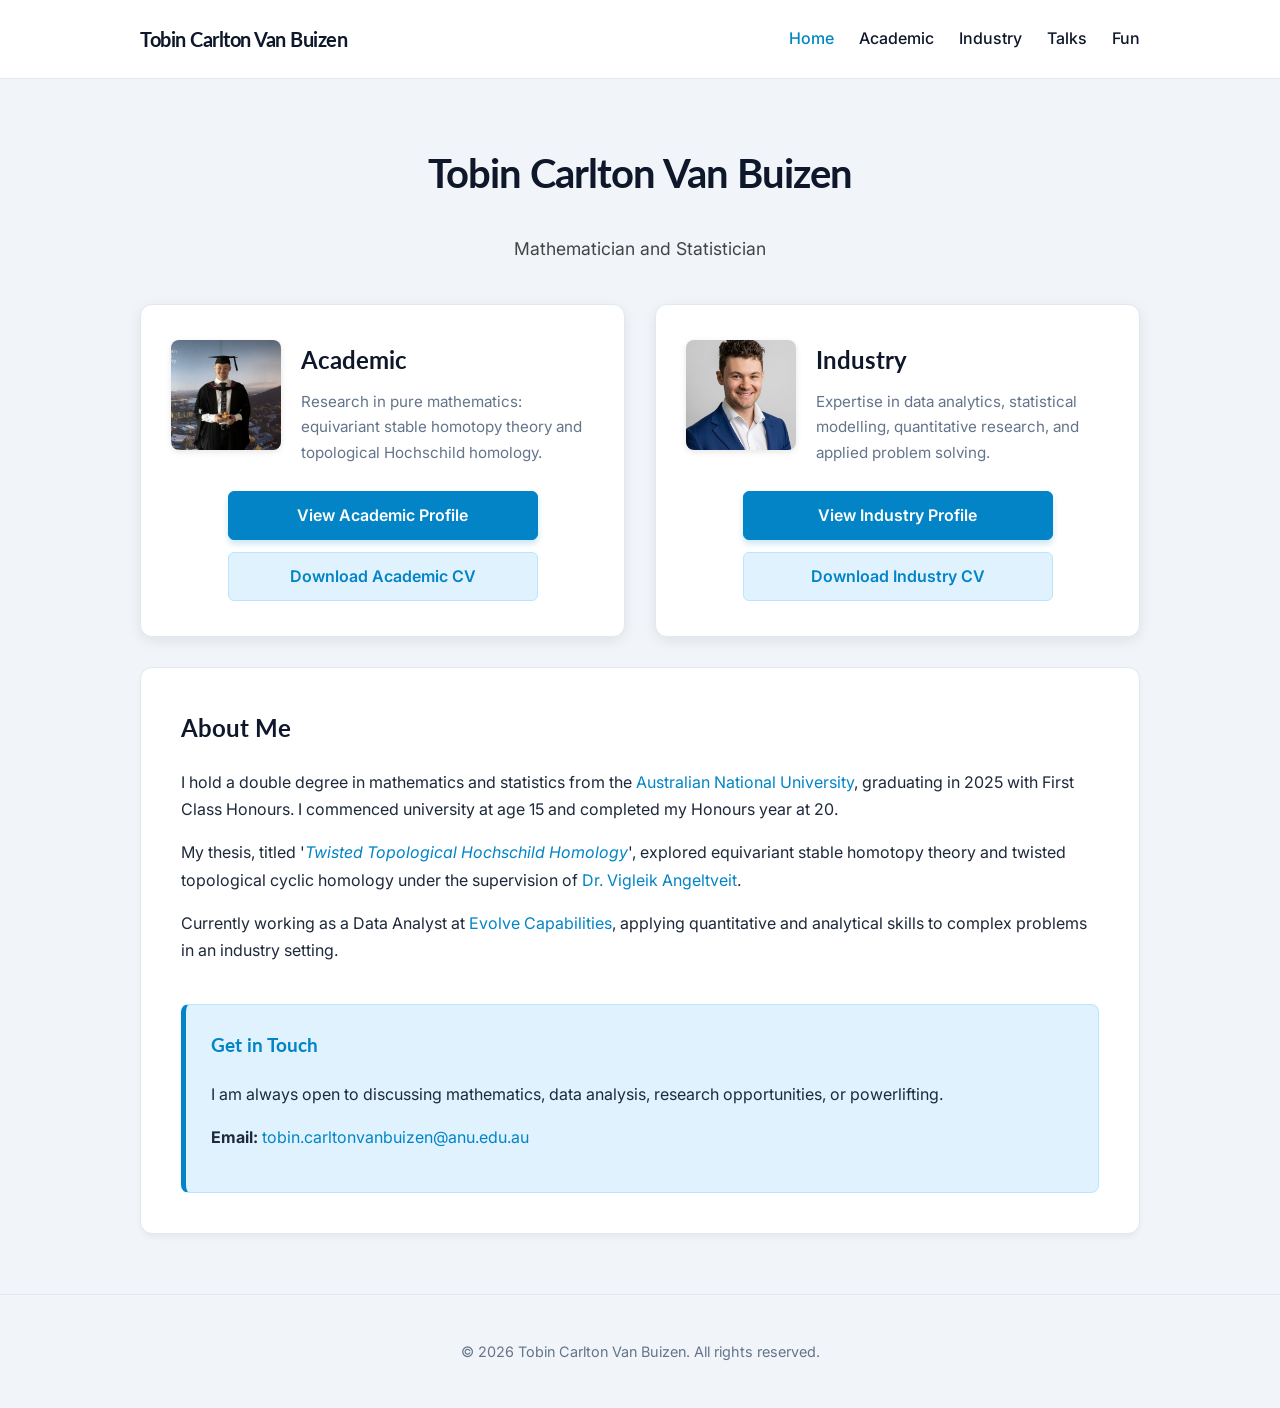
<file: index.html>
<!DOCTYPE html>

<html lang="en">
<head>
  <meta charset="UTF-8">
  <meta name="viewport" content="width=device-width, initial-scale=1.0">
  <title>Tobin Carlton Van Buizen</title>
  <meta name="description" content="Academic and professional portfolio of Tobin Carlton Van Buizen.">
  <link rel="icon" type="image/png" href="/favicon-96x96.png" sizes="96x96" />
  <link rel="icon" type="image/svg+xml" href="/favicon.svg?v=3" />
  <link rel="shortcut icon" href="/favicon.ico?v=3" />
  <link rel="apple-touch-icon" sizes="180x180" href="/apple-touch-icon.png?v=3" />
  <link rel="manifest" href="/site.webmanifest" />
  <link rel="preconnect" href="https://fonts.googleapis.com">
  <link rel="preconnect" href="https://fonts.gstatic.com" crossorigin>
  <link href="https://fonts.googleapis.com/css2?family=Inter:wght@300;400;500;600&family=Lato:wght@400;700&display=swap" rel="stylesheet">
  <link rel="stylesheet" href="style.css">
</head>
<body>

<nav>
  <div class="nav-container">
    <a href="/" class="logo">Tobin Carlton Van Buizen</a>
    <ul class="nav-links">
      <li><a href="/" class="active">Home</a></li>
      <li><a href="academic">Academic</a></li>
      <li><a href="industry">Industry</a></li>
      <li><a href="talks">Talks</a></li>
      <li><a href="fun">Fun</a></li>
    </ul>
  </div>
</nav>

<header class="container page-header" style="text-align: center;">
  <h1>Tobin Carlton Van Buizen</h1>
  <p style="font-size: 1.1em; color: #444; max-width: 40rem; margin: 0 auto;">
    Mathematician and Statistician
  </p>
</header>

<main class="container home-cards">
  <div class="home-card">
    <div class="card-top">
      <a href="academic" class="image-link">
        <img src="profile.jpg" alt="Tobin graduating" class="card-image">
      </a>
      <div class="card-text">
        <h2>Academic</h2>
        <p>Research in pure mathematics: equivariant stable homotopy theory and topological Hochschild homology.</p>
      </div>
    </div>
    <div class="card-buttons">
      <a href="academic" class="btn btn-primary">View Academic Profile</a>
      <a href="academic-cv.pdf" class="btn btn-secondary" target="_blank">Download Academic CV</a>
    </div>
  </div>

  <div class="home-card">
    <div class="card-top">
      <a href="industry" class="image-link">
        <img src="headshot.jpg" alt="Professional Headshot" class="card-image">
      </a>
      <div class="card-text">
        <h2>Industry</h2>
        <p>Expertise in data analytics, statistical modelling, quantitative research, and applied problem solving.</p>
      </div>
    </div>
    <div class="card-buttons">
      <a href="industry" class="btn btn-primary">View Industry Profile</a>
      <a href="industry-cv.pdf" class="btn btn-secondary" target="_blank">Download Industry CV</a>
    </div>
  </div>
</main>

<section class="container">
  <div class="content-box">
    <h2 style="margin-top: 0;">About Me</h2>
    <p>I hold a double degree in mathematics and statistics from the <a href="https://www.anu.edu.au" target="_blank">Australian National University</a>, graduating in 2025 with First Class Honours. I commenced university at age 15 and completed my Honours year at 20.</p>
    <p>My thesis, titled '<a href="thesis.pdf" target="_blank"><em>Twisted Topological Hochschild Homology</em></a>', explored equivariant stable homotopy theory and twisted topological cyclic homology under the supervision of <a href="https://maths.anu.edu.au/people/vigleik-angeltveit" target="_blank">Dr. Vigleik Angeltveit</a>.</p>
    <p>Currently working as a Data Analyst at <a href="https://evolvecapabilities.com" target="_blank">Evolve Capabilities</a>, applying quantitative and analytical skills to complex problems in an industry setting.</p>


<div class="contact-box">
  <h3>Get in Touch</h3>
  <p>I am always open to discussing mathematics, data analysis, research opportunities, or powerlifting.</p>
  <p style="overflow-wrap: break-word; word-break: break-word;">
    <strong>Email:</strong> <a href="mailto:tobin.carltonvanbuizen@anu.edu.au">tobin.carltonvanbuizen@anu.edu.au</a>
  </p>
</div>


  </div>
</section>

<footer>
  <p>&copy; 2026 Tobin Carlton Van Buizen. All rights reserved.</p>
</footer>

</body>
</html>
</file>
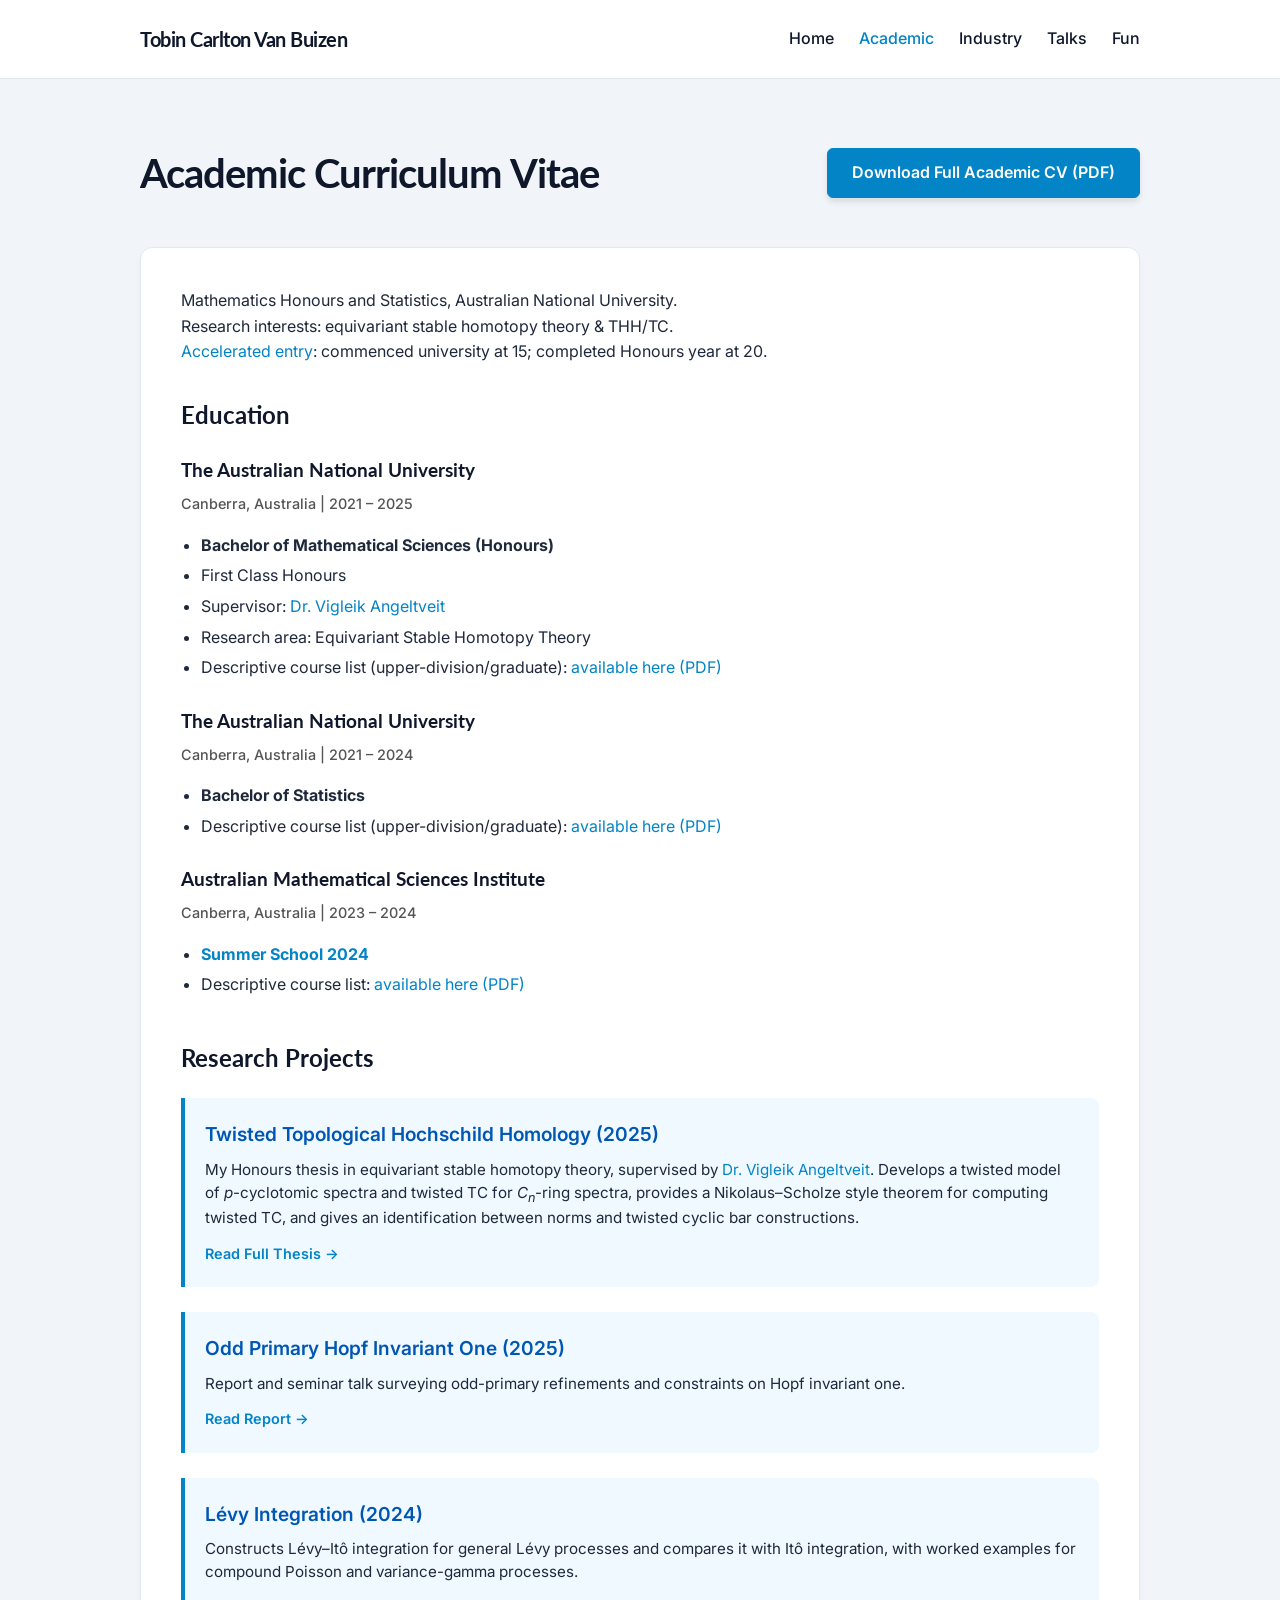
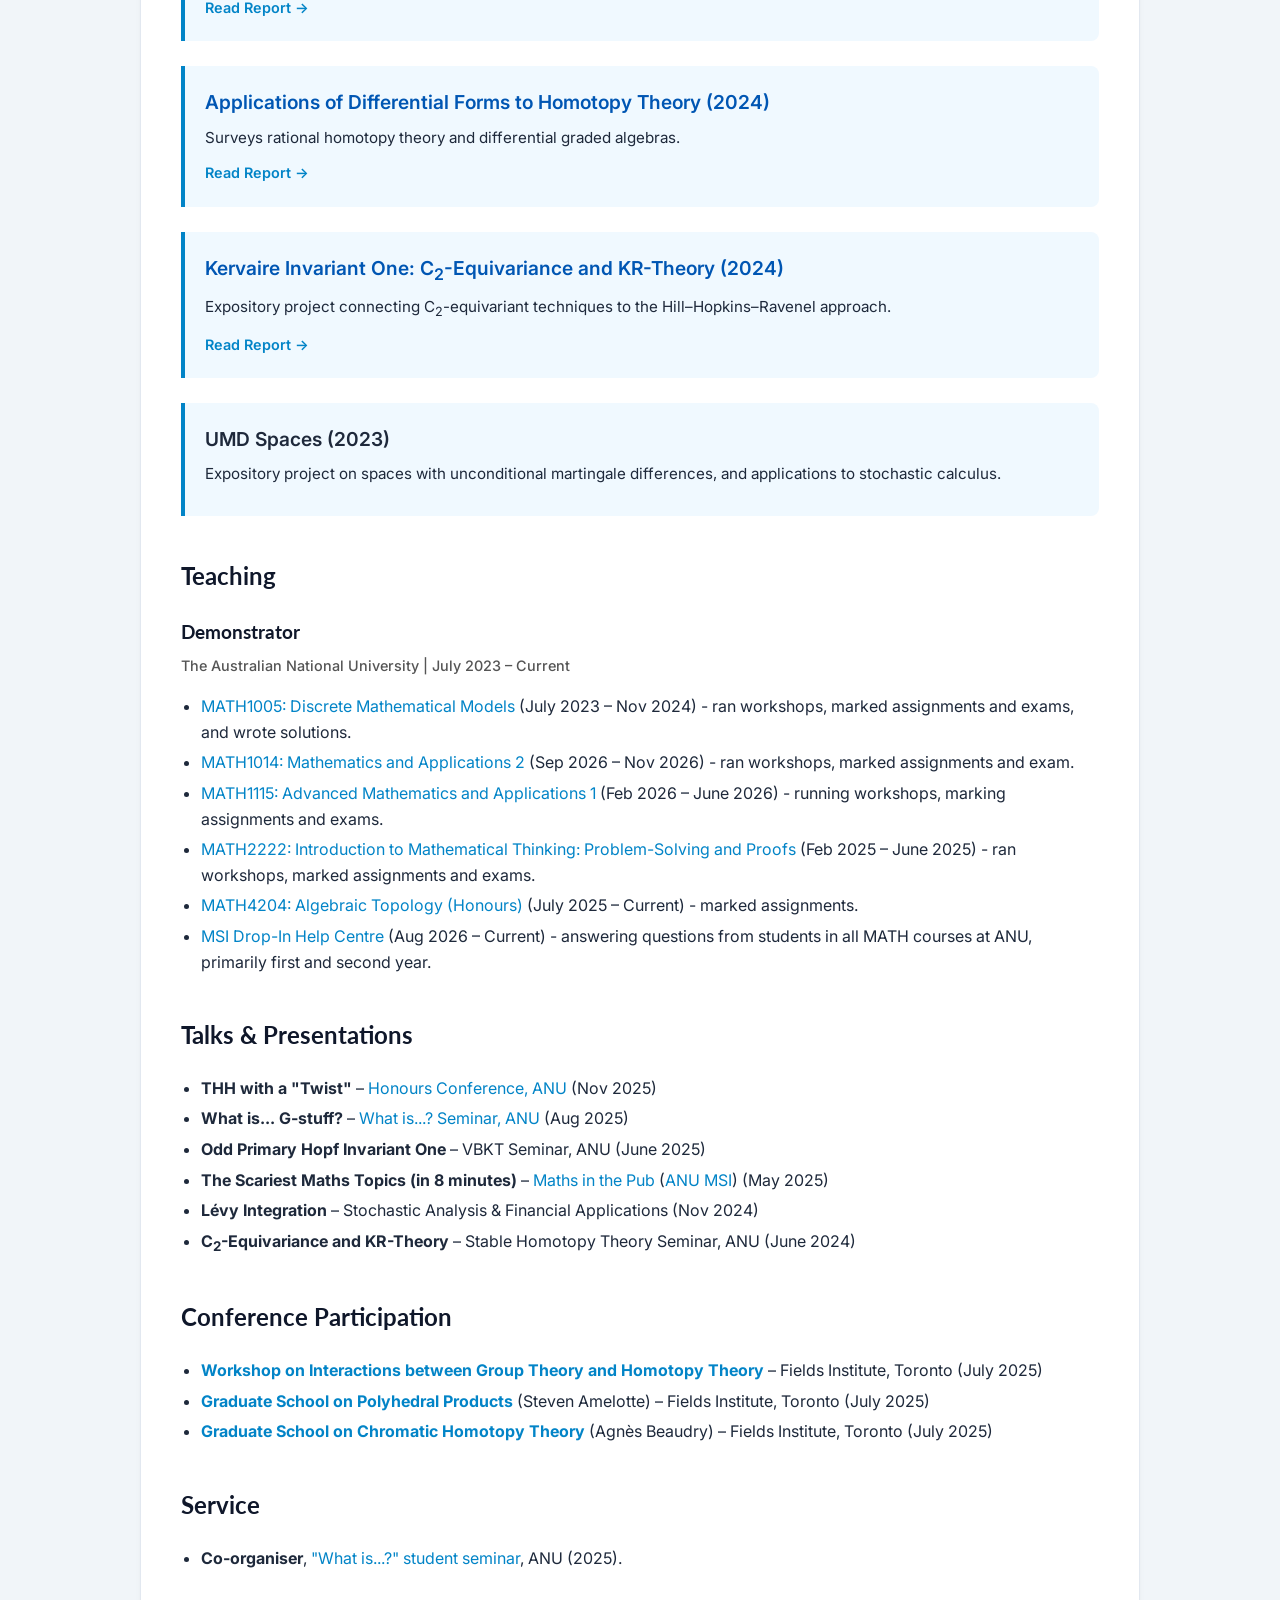
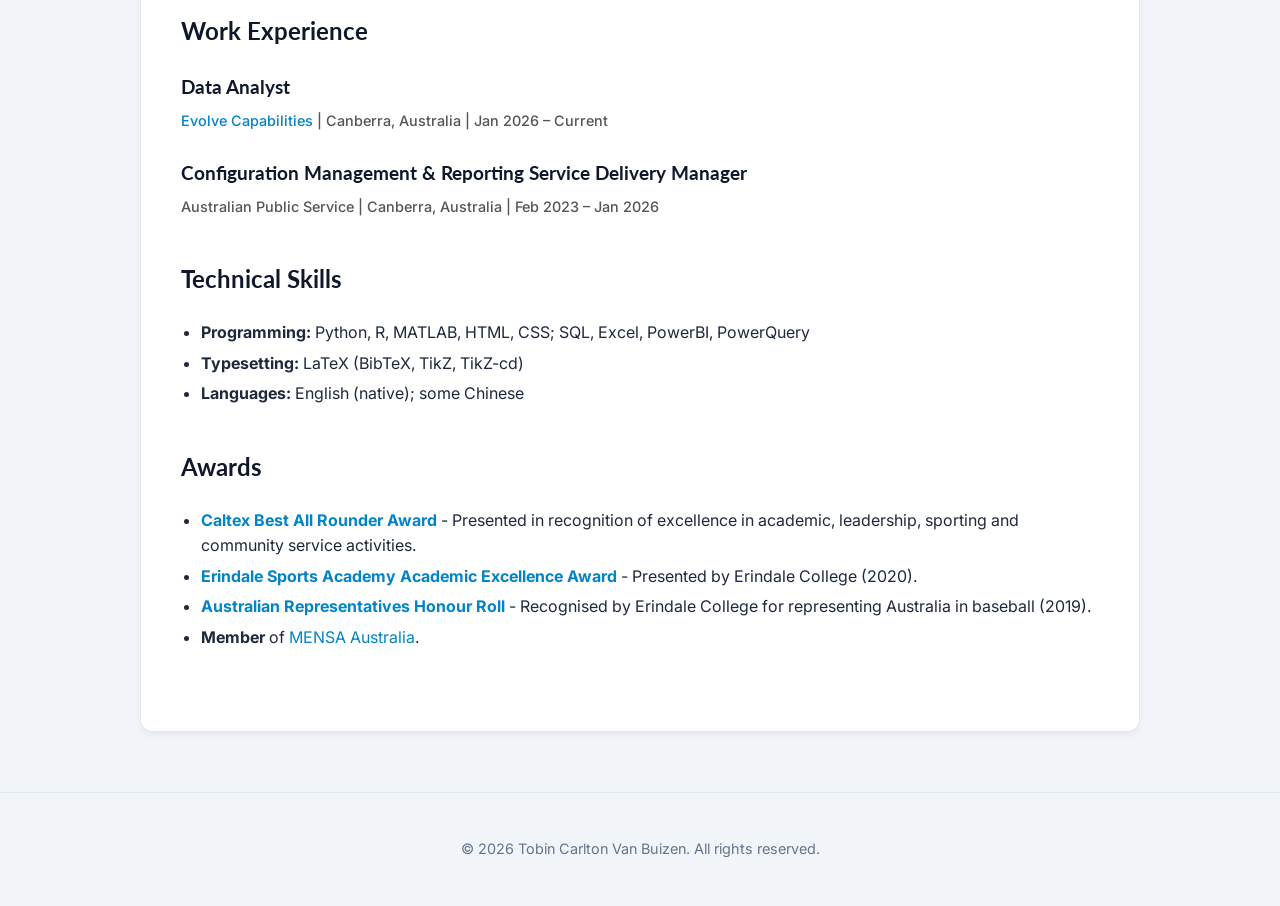
<file: academic.html>
<!DOCTYPE html>
<html lang="en">
<head>
    <meta charset="UTF-8">
    <meta name="viewport" content="width=device-width, initial-scale=1.0">
    <title>Academic Profile | Tobin Carlton Van Buizen</title>
    <link rel="icon" type="image/png" href="/favicon-96x96.png" sizes="96x96" />
    <link rel="icon" type="image/svg+xml" href="/favicon.svg?v=3" />
    <link rel="shortcut icon" href="/favicon.ico?v=3" />
    <link rel="apple-touch-icon" sizes="180x180" href="/apple-touch-icon.png?v=3" />
    <link rel="manifest" href="/site.webmanifest" />
    <link rel="preconnect" href="https://fonts.googleapis.com">
    <link rel="preconnect" href="https://fonts.gstatic.com" crossorigin>
    <link href="https://fonts.googleapis.com/css2?family=Inter:wght@300;400;500;600&family=Lato:wght@400;700&display=swap" rel="stylesheet">
    <link rel="stylesheet" href="style.css">
    <style>
        .cv-section { margin-bottom: 40px; }
        .cv-item { margin-bottom: 25px; }
        .cv-item h3 { margin-bottom: 5px; }
        .cv-meta { color: #555; font-size: 0.9em; margin-top: 0; margin-bottom: 10px; font-weight: 500; }
        .cv-list { padding-left: 20px; line-height: 1.6; }
        .paper-box { padding: 20px; border-left: 4px solid var(--accent-color); background: #f0f9ff; border-radius: 0 8px 8px 0; margin-bottom: 25px; }
        .paper-title { font-size: 1.2em; font-weight: 600; color: #0056b3; display: block; margin-bottom: 8px; }
        .paper-box p { margin: 0 0 10px 0; font-size: 0.95em; line-height: 1.5; }
        .read-link { font-weight: 600; font-size: 0.9em; }
        /* New class for the header layout */
        .header-flex { display: flex; justify-content: space-between; align-items: center; flex-wrap: wrap; gap: 20px; }
        /* Mobile Responsive adjustments */
        @media (max-width: 768px) {
            /* Fix Navigation */
            .nav-container { flex-direction: column; gap: 15px; text-align: center; }
            .nav-links { flex-wrap: wrap; justify-content: center; gap: 12px; padding: 0; width: 100%; box-sizing: border-box; }
            .nav-links li { margin: 0; }

            /* Center header items on mobile */
            .header-flex { flex-direction: column; justify-content: center; text-align: center; }
        }
    </style>
</head>
<body>
    <nav>
        <div class="nav-container">
            <a href="/" class="logo">Tobin Carlton Van Buizen</a>
            <ul class="nav-links">
                <li><a href="/">Home</a></li>
                <li><a href="academic" class="active">Academic</a></li>
                <li><a href="industry">Industry</a></li>
                <li><a href="talks">Talks</a></li>
                <li><a href="fun">Fun</a></li>
            </ul>
        </div>
    </nav>
    <header class="container page-header header-flex">
        <h1 style="margin: 0;">Academic Curriculum Vitae</h1>
        <a href="academic-cv.pdf" class="btn btn-primary" style="box-shadow: 0 4px 6px rgba(0,0,0,0.1);">Download Full Academic CV (PDF)</a>
    </header>
    <main class="container">
        <div class="content-box">

            <div class="cv-section" style="margin-bottom: 30px;">
                <p style="margin: 0; line-height: 1.6;">
                    Mathematics Honours and Statistics, Australian National University.<br>
                    Research interests: equivariant stable homotopy theory &amp; THH/TC.<br>
                    <a href="https://www.canberratimes.com.au/story/6012079/tobys-three-years-ahead-of-his-peers-but-he-says-hes-being-held-back/" target="_blank">Accelerated entry</a>: commenced university at 15; completed Honours year at 20.
                </p>
            </div>
            <div class="cv-section">
                <h2>Education</h2>

                <div class="cv-item" style="margin-bottom: 25px;">
                    <h3>The Australian National University</h3>
                    <p class="cv-meta">Canberra, Australia | 2021 &ndash; 2025</p>
                    <ul class="cv-list">
                        <li><strong>Bachelor of Mathematical Sciences (Honours)</strong></li>
                        <li>First Class Honours</li>
                        <li>Supervisor: <a href="https://maths.anu.edu.au/people/vigleik-angeltveit" target="_blank">Dr. Vigleik Angeltveit</a></li>
                        <li>Research area: Equivariant Stable Homotopy Theory</li>
                        <li>Descriptive course list (upper-division/graduate): <a href="courselist.pdf">available here (PDF)</a></li>
                    </ul>
                </div>
                <div class="cv-item" style="margin-bottom: 25px;">
                    <h3>The Australian National University</h3>
                    <p class="cv-meta">Canberra, Australia | 2021 &ndash; 2024</p>
                    <ul class="cv-list">
                        <li><strong>Bachelor of Statistics</strong></li>
                        <li>Descriptive course list (upper-division/graduate): <a href="courselist.pdf">available here (PDF)</a></li>
                    </ul>
                </div>
                <div class="cv-item" style="margin-bottom: 25px;">
                    <h3>Australian Mathematical Sciences Institute</h3>
                    <p class="cv-meta">Canberra, Australia | 2023 &ndash; 2024</p>
                    <ul class="cv-list">
                        <li><strong><a href="https://amsi.org.au/events/event/amsi-summer-school-2024/" target="_blank">Summer School 2024</a></strong></li>
                        <li>Descriptive course list: <a href="courselist.pdf">available here (PDF)</a></li>
                    </ul>
                </div>
            </div>
            <div class="cv-section" style="margin-top: 40px;">
                <h2>Research Projects</h2>

                <div class="paper-box">
                    <a href="thesis.pdf" class="paper-title" target="_blank">Twisted Topological Hochschild Homology (2025)</a>
                    <p>My Honours thesis in equivariant stable homotopy theory, supervised by <a href="https://maths.anu.edu.au/people/vigleik-angeltveit" target="_blank">Dr. Vigleik Angeltveit</a>. Develops a twisted model of <i>p</i>-cyclotomic spectra and twisted TC for <i>C<sub>n</sub></i>-ring spectra, provides a Nikolaus&ndash;Scholze style theorem for computing twisted TC, and gives an identification between norms and twisted cyclic bar constructions.</p>
                    <a href="thesis.pdf" target="_blank" class="read-link">Read Full Thesis &rarr;</a>
                </div>
                <div class="paper-box">
                    <a href="hopf-invariant.pdf" class="paper-title" target="_blank">Odd Primary Hopf Invariant One (2025)</a>
                    <p>Report and seminar talk surveying odd-primary refinements and constraints on Hopf invariant one.</p>
                    <a href="hopf-invariant.pdf" target="_blank" class="read-link">Read Report &rarr;</a>
                </div>
                <div class="paper-box">
                    <a href="levy-integration.pdf" class="paper-title" target="_blank">L&eacute;vy Integration (2024)</a>
                    <p>Constructs L&eacute;vy&ndash;It&ocirc; integration for general L&eacute;vy processes and compares it with It&ocirc; integration, with worked examples for compound Poisson and variance-gamma processes.</p>
                    <a href="levy-integration.pdf" target="_blank" class="read-link">Read Report &rarr;</a>
                </div>
                <div class="paper-box">
                    <a href="differential-forms.pdf" class="paper-title" target="_blank">Applications of Differential Forms to Homotopy Theory (2024)</a>
                    <p>Surveys rational homotopy theory and differential graded algebras.</p>
                    <a href="differential-forms.pdf" target="_blank" class="read-link">Read Report &rarr;</a>
                </div>
                <div class="paper-box">
                    <a href="kervaire-invariant.pdf" class="paper-title" target="_blank">Kervaire Invariant One: C<sub>2</sub>-Equivariance and KR-Theory (2024)</a>
                    <p>Expository project connecting C<sub>2</sub>-equivariant techniques to the Hill&ndash;Hopkins&ndash;Ravenel approach.</p>
                    <a href="kervaire-invariant.pdf" target="_blank" class="read-link">Read Report &rarr;</a>
                </div>
                <div class="paper-box">
                    <span class="paper-title" style="color: inherit;">UMD Spaces (2023)</span>
                    <p>Expository project on spaces with unconditional martingale differences, and applications to stochastic calculus.</p>
                </div>
            </div>
            <div class="cv-section" style="margin-top: 40px;">
                <h2>Teaching</h2>

                <div class="cv-item">
                    <h3>Demonstrator</h3>
                    <p class="cv-meta">The Australian National University | July 2023 &ndash; Current</p>
                    <ul class="cv-list">
                        <li><a href="https://programsandcourses.anu.edu.au/2024/course/math1005" target="_blank">MATH1005: Discrete Mathematical Models</a> (July 2023 &ndash; Nov 2024) - ran workshops, marked assignments and exams, and wrote solutions.</li>
                        <li><a href="https://programsandcourses.anu.edu.au/2026/course/math1014" target="_blank">MATH1014: Mathematics and Applications 2</a> (Sep 2026 &ndash; Nov 2026) - ran workshops, marked assignments and exam.
                        <li><a href="https://programsandcourses.anu.edu.au/2026/course/math1115" target="_blank">MATH1115: Advanced Mathematics and Applications 1</a> (Feb 2026 &ndash; June 2026) - running workshops, marking assignments and exams.</li>
                        <li><a href="https://programsandcourses.anu.edu.au/2025/course/math2222" target="_blank">MATH2222: Introduction to Mathematical Thinking: Problem-Solving and Proofs</a> (Feb 2025 &ndash; June 2025) - ran workshops, marked assignments and exams.</li>
                        <li><a href="https://programsandcourses.anu.edu.au/2025/course/math4204" target="_blank">MATH4204: Algebraic Topology (Honours)</a> (July 2025 &ndash; Current) - marked assignments.</li>
                        <li><a href="https://maths.anu.edu.au/current-students/student-support#maths-drop-in-sessions" target="_blank">MSI Drop-In Help Centre</a> (Aug 2026 &ndash; Current) - answering questions from students in all MATH courses at ANU, primarily first and second year.</li>
                    </ul>
                </div>
            </div>
            <div class="cv-section" style="margin-top: 40px;">
                <h2>Talks & Presentations</h2>
                <ul class="cv-list">
                    <li><strong>THH with a "Twist"</strong> &ndash; <a href="https://maths.anu.edu.au/news-events/events/s2-2025-honours-conference" target="_blank">Honours Conference, ANU</a> (Nov 2025)</li>
                    <li><strong>What is... G-stuff?</strong> &ndash; <a href="https://sites.google.com/view/whatis2025/home" target="_blank">What is...? Seminar, ANU</a> (Aug 2025)</li>
                    <li><strong>Odd Primary Hopf Invariant One</strong> &ndash; VBKT Seminar, ANU (June 2025)</li>
                    <li><strong>The Scariest Maths Topics (in 8 minutes)</strong> &ndash; <a href="https://philuponscience.com.au/event/maths-in-pub/" target="_blank">Maths in the Pub</a> (<a href="https://maths.anu.edu.au/news-events/events/maths-pub-2025-phil-dooley" target="_blank">ANU MSI</a>) (May 2025)</li>
                    <li><strong>L&eacute;vy Integration</strong> &ndash; Stochastic Analysis &amp; Financial Applications (Nov 2024)</li>
                    <li><strong>C<sub>2</sub>-Equivariance and KR-Theory</strong> &ndash; Stable Homotopy Theory Seminar, ANU (June 2024)</li>
                </ul>
            </div>
            <div class="cv-section" style="margin-top: 40px;">
                <h2>Conference Participation</h2>
                <ul class="cv-list">
                    <li><strong><a href="http://www.fields.utoronto.ca/activities/25-26/algebraic-topology-interactions" target="_blank">Workshop on Interactions between Group Theory and Homotopy Theory</a></strong> &ndash; Fields Institute, Toronto (July 2025)</li>
                    <li><strong><a href="https://www.fieldsinstitute.ca/activities/25-26/algebraic-topology-polyhedral" target="_blank">Graduate School on Polyhedral Products</a></strong> (Steven Amelotte) &ndash; Fields Institute, Toronto (July 2025)</li>
                    <li><strong><a href="http://www.fields.utoronto.ca/activities/25-26/algebraic-topology-chromatic" target="_blank">Graduate School on Chromatic Homotopy Theory</a></strong> (Agn&egrave;s Beaudry) &ndash; Fields Institute, Toronto (July 2025)</li>
                </ul>
            </div>
            <div class="cv-section" style="margin-top: 40px;">
                <h2>Service</h2>
                <ul class="cv-list">
                    <li><strong>Co-organiser</strong>, <a href="https://sites.google.com/view/whatis2025" target="_blank">"What is...?" student seminar</a>, ANU (2025).</li>
                </ul>
            </div>
            <div class="cv-section" style="margin-top: 40px;">
                <h2>Work Experience</h2>

                <div class="cv-item">
                    <h3>Data Analyst</h3>
                    <p class="cv-meta"><a href="https://evolvecapabilities.com" target="_blank">Evolve Capabilities</a> | Canberra, Australia | Jan 2026 &ndash; Current</p>
                </div>
                <div class="cv-item">
                    <h3>Configuration Management & Reporting Service Delivery Manager</h3>
                    <p class="cv-meta">Australian Public Service | Canberra, Australia | Feb 2023 &ndash; Jan 2026</p>
                </div>
            </div>
            <div class="cv-section" style="margin-top: 40px;">
                <h2>Technical Skills</h2>
                <ul class="cv-list">
                    <li><strong>Programming:</strong> Python, R, MATLAB, HTML, CSS; SQL, Excel, PowerBI, PowerQuery</li>
                    <li><strong>Typesetting:</strong> LaTeX (BibTeX, TikZ, TikZ-cd)</li>
                    <li><strong>Languages:</strong> English (native); some Chinese</li>
                </ul>
            </div>
            <div class="cv-section" style="margin-top: 40px;">
                <h2>Awards</h2>
                <ul class="cv-list">
                    <li><strong><a href="https://www.ampol.com.au/about-ampol/who-we-are/ampol-best-all-rounder" target="_blank">Caltex Best All Rounder Award</a></strong> - Presented in recognition of excellence in academic, leadership, sporting and community service activities.</li>
                    <li><strong><a href="https://www.erindalec.act.edu.au/our_college/outstanding_achievers/outstanding_sporting_achievers/erindale_sports_academy_academic_excellence" target="_blank">Erindale Sports Academy Academic Excellence Award</a></strong> - Presented by Erindale College (2020).</li>
                    <li><strong><a href="https://www.erindalec.act.edu.au/our_college/outstanding_achievers/outstanding_sporting_achievers/australian_representatives_honour_roll" target="_blank">Australian Representatives Honour Roll</a></strong> - Recognised by Erindale College for representing Australia in baseball (2019).</li>
                    <li><strong>Member</strong> of <a href="https://www.mensa.org.au/about-us/our-association" target="_blank">MENSA Australia</a>.</li>
                </ul>
            </div>
        </div>
    </main>
    <footer>
        <p>&copy; 2026 Tobin Carlton Van Buizen. All rights reserved.</p>
    </footer>
</body>
</html>
</file>
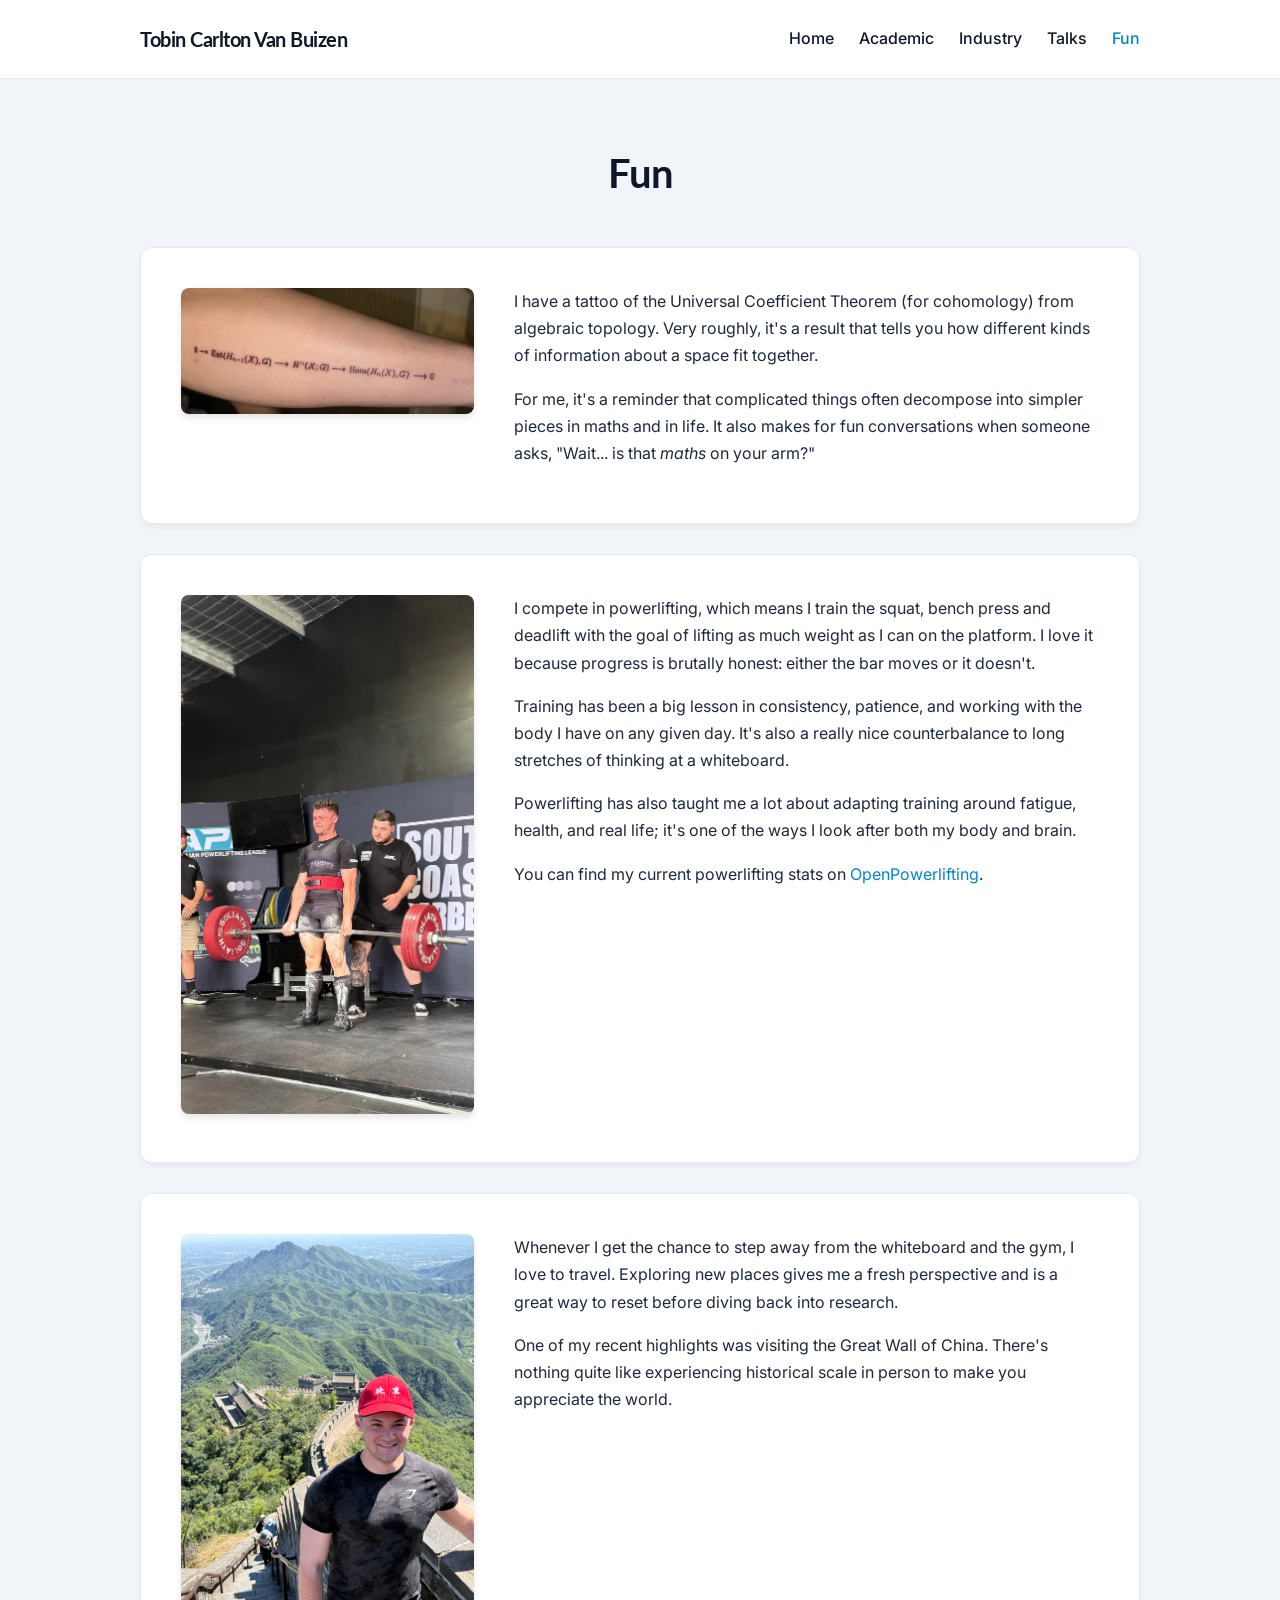
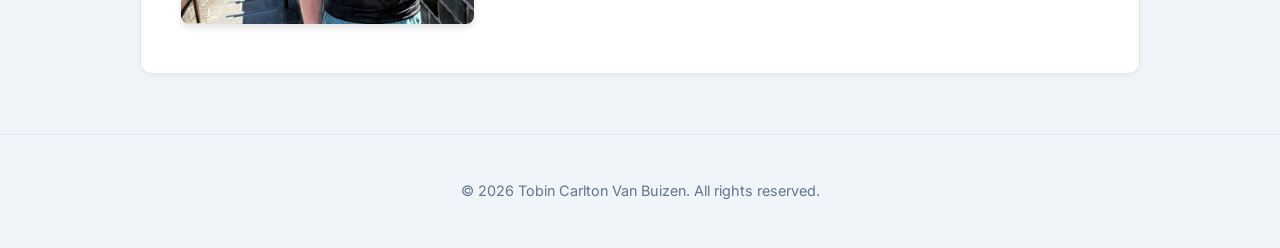
<file: fun.html>
<!DOCTYPE html>
<html lang="en">
<head>
    <meta charset="UTF-8">
    <meta name="viewport" content="width=device-width, initial-scale=1.0">
    <title>Fun | Tobin Carlton Van Buizen</title>
    <link rel="icon" type="image/png" href="/favicon-96x96.png" sizes="96x96" />
    <link rel="icon" type="image/svg+xml" href="/favicon.svg?v=3" />
    <link rel="shortcut icon" href="/favicon.ico?v=3" />
    <link rel="apple-touch-icon" sizes="180x180" href="/apple-touch-icon.png?v=3" />
    <link rel="manifest" href="/site.webmanifest" />
    <link rel="preconnect" href="https://fonts.googleapis.com">
    <link rel="preconnect" href="https://fonts.gstatic.com" crossorigin>
    <link href="https://fonts.googleapis.com/css2?family=Inter:wght@300;400;500;600&family=Lato:wght@400;700&display=swap" rel="stylesheet">
    <link rel="stylesheet" href="style.css">
    <style>
        /* Mobile Responsive Navigation */
        @media (max-width: 768px) {
            .nav-container { flex-direction: column; gap: 15px; text-align: center; }
            .nav-links { flex-wrap: wrap; justify-content: center; gap: 12px; padding: 0; width: 100%; box-sizing: border-box; }
            .nav-links li { margin: 0; }
            
            .content-box.columns { flex-direction: column; }
            .col-side { margin-bottom: 20px; }
        }
    </style>
</head>
<body>

    <nav>
        <div class="nav-container">
            <a href="/" class="logo">Tobin Carlton Van Buizen</a>
            <ul class="nav-links">
                <li><a href="/">Home</a></li>
                <li><a href="academic">Academic</a></li>
                <li><a href="industry">Industry</a></li>
                <li><a href="talks">Talks</a></li>
                <li><a href="fun" class="active">Fun</a></li>
            </ul>
        </div>
    </nav>

    <header class="page-header container">
        <h1>Fun</h1>
    </header>

    <main class="container">

        <div class="content-box columns">
            <div class="col-side">
                <img src="tattoo.jpg" alt="Tattoo of the Universal Coefficient Theorem" style="width: 100%; border-radius: 8px; box-shadow: 0 4px 6px rgba(0,0,0,0.1);">
            </div>
            
            <div class="col-main">
                <p style="margin-top: 0;">I have a tattoo of the Universal Coefficient Theorem (for cohomology) from algebraic topology. Very roughly, it's a result that tells you how different kinds of information about a space fit together.</p>
                <p>For me, it's a reminder that complicated things often decompose into simpler pieces in maths and in life. It also makes for fun conversations when someone asks, "Wait... is that <em>maths</em> on your arm?"</p>
            </div>
        </div>

        <div class="content-box columns">
            <div class="col-side">
                <img src="powerlifting.jpg" alt="Tobin deadlifting at a powerlifting competition" style="width: 100%; border-radius: 8px; box-shadow: 0 4px 6px rgba(0,0,0,0.1);">
            </div>
            
            <div class="col-main">
                <p style="margin-top: 0;">I compete in powerlifting, which means I train the squat, bench press and deadlift with the goal of lifting as much weight as I can on the platform. I love it because progress is brutally honest: either the bar moves or it doesn't.</p>
                <p>Training has been a big lesson in consistency, patience, and working with the body I have on any given day. It's also a really nice counterbalance to long stretches of thinking at a whiteboard.</p>
                <p>Powerlifting has also taught me a lot about adapting training around fatigue, health, and real life; it's one of the ways I look after both my body and brain.</p>
                <p>You can find my current powerlifting stats on <a href="https://www.openpowerlifting.org/u/tobincarltonvanbuizen" target="_blank">OpenPowerlifting</a>.</p>
            </div>
        </div>

        <div class="content-box columns">
            <div class="col-side">
                <img src="onthewall.JPG" alt="Tobin at the Great Wall of China" style="width: 100%; border-radius: 8px; box-shadow: 0 4px 6px rgba(0,0,0,0.1);">
            </div>
            
            <div class="col-main">
                <p style="margin-top: 0;">Whenever I get the chance to step away from the whiteboard and the gym, I love to travel. Exploring new places gives me a fresh perspective and is a great way to reset before diving back into research.</p>
                <p>One of my recent highlights was visiting the Great Wall of China. There's nothing quite like experiencing historical scale in person to make you appreciate the world.</p>
            </div>
        </div>

    </main>

    <footer>
        <p>&copy; 2026 Tobin Carlton Van Buizen. All rights reserved.</p>
    </footer>

</body>
</html>
</file>
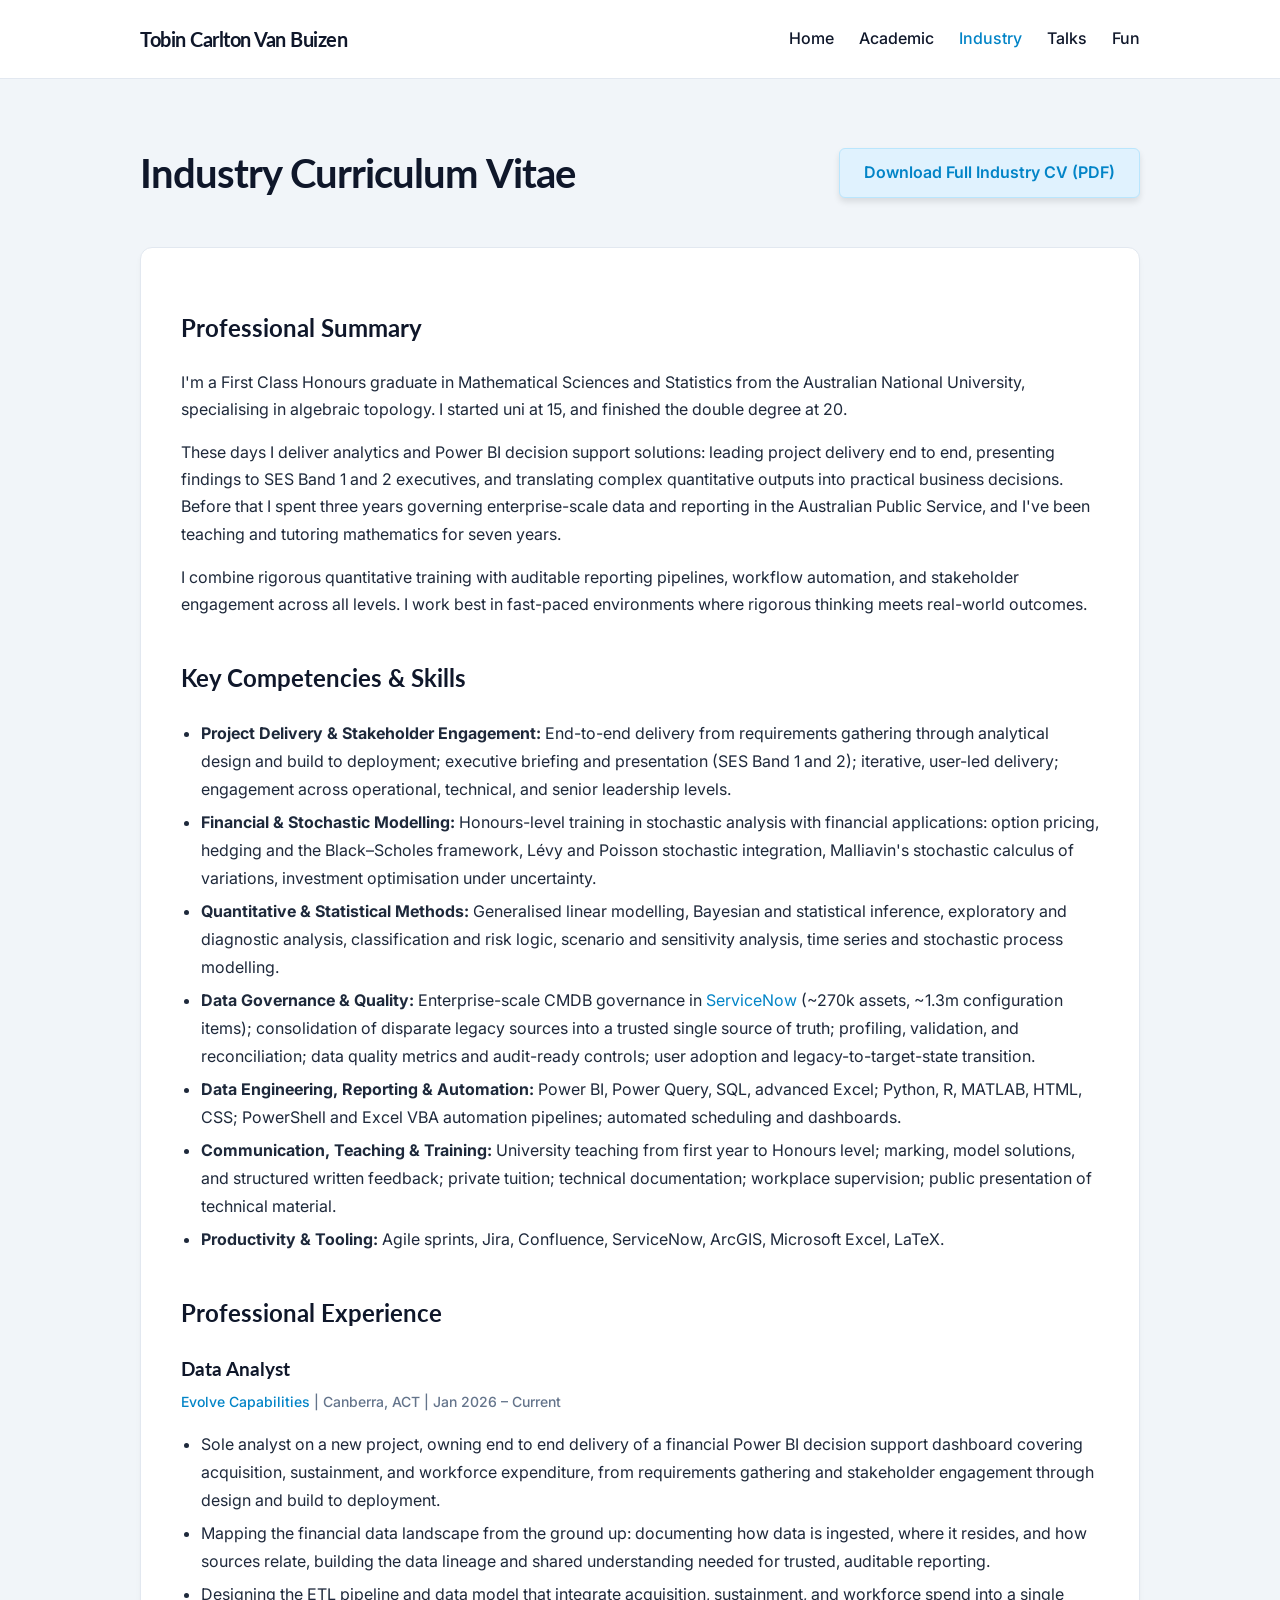
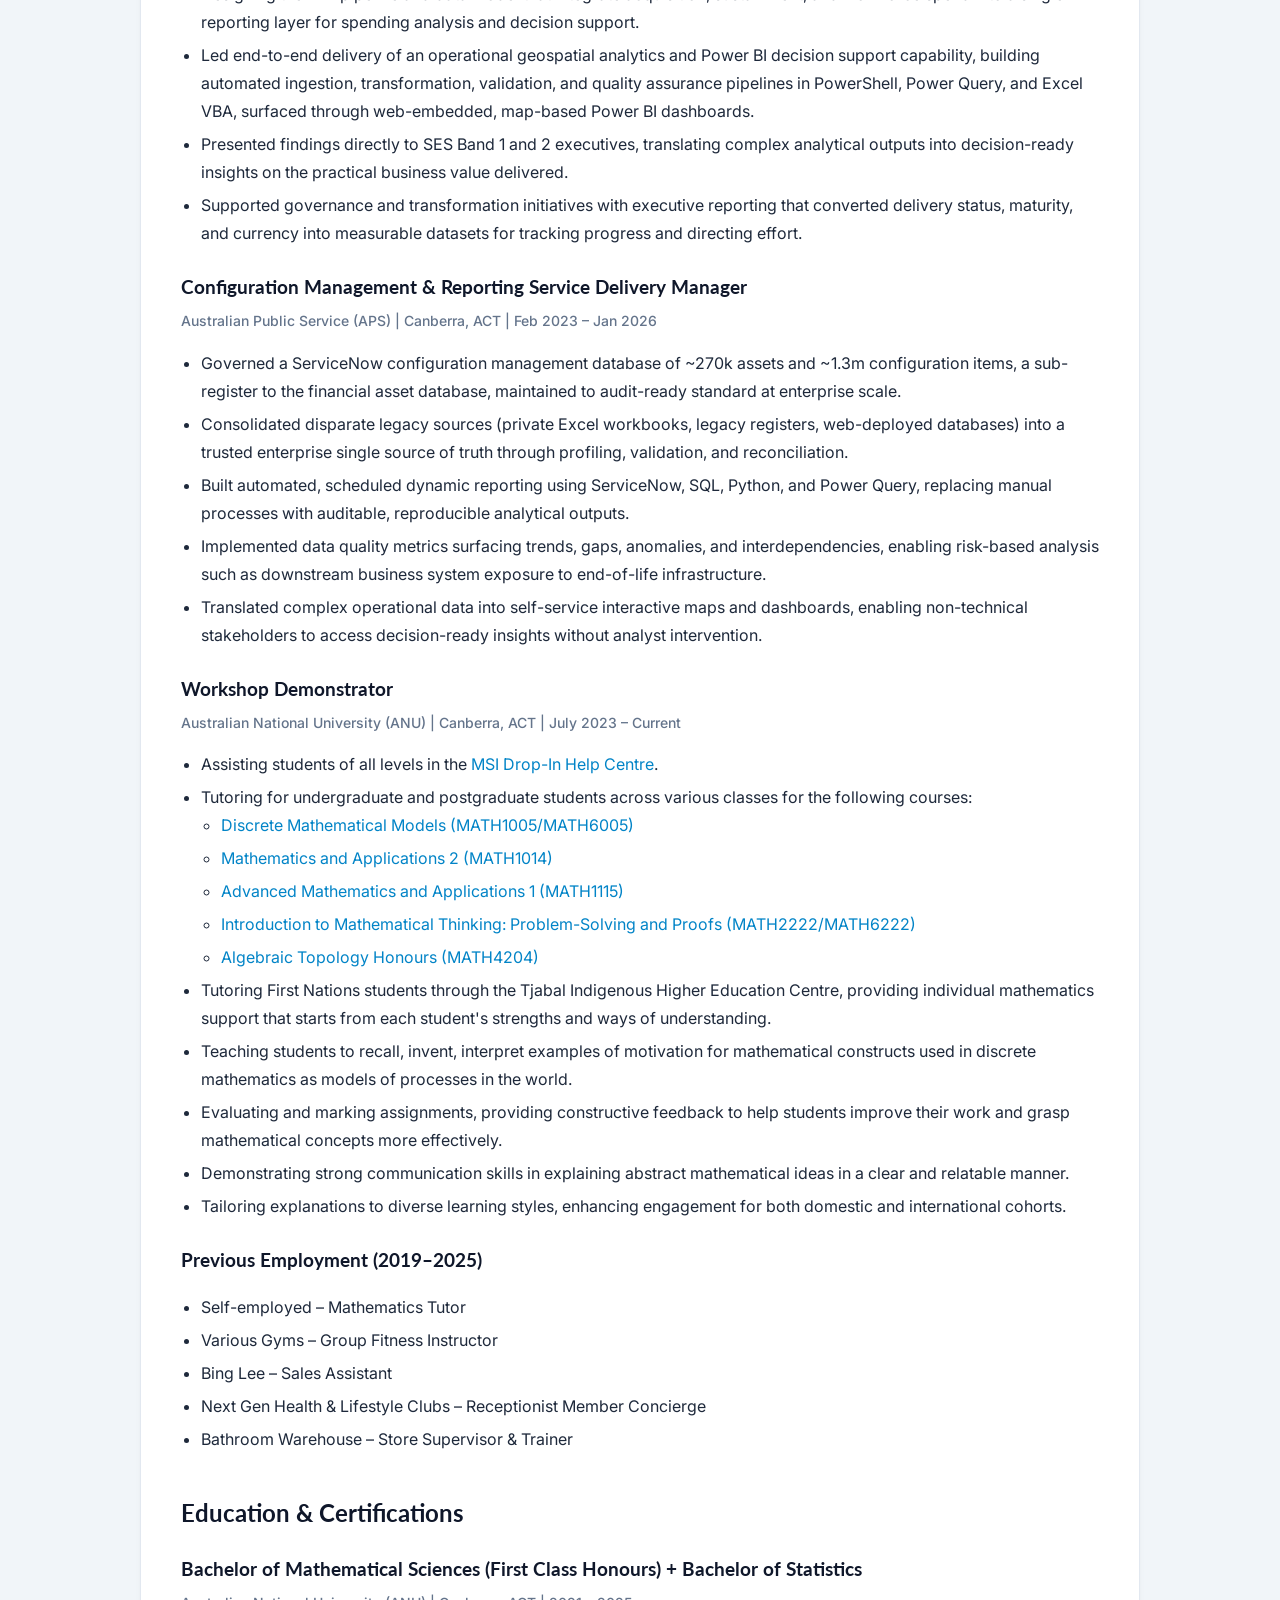
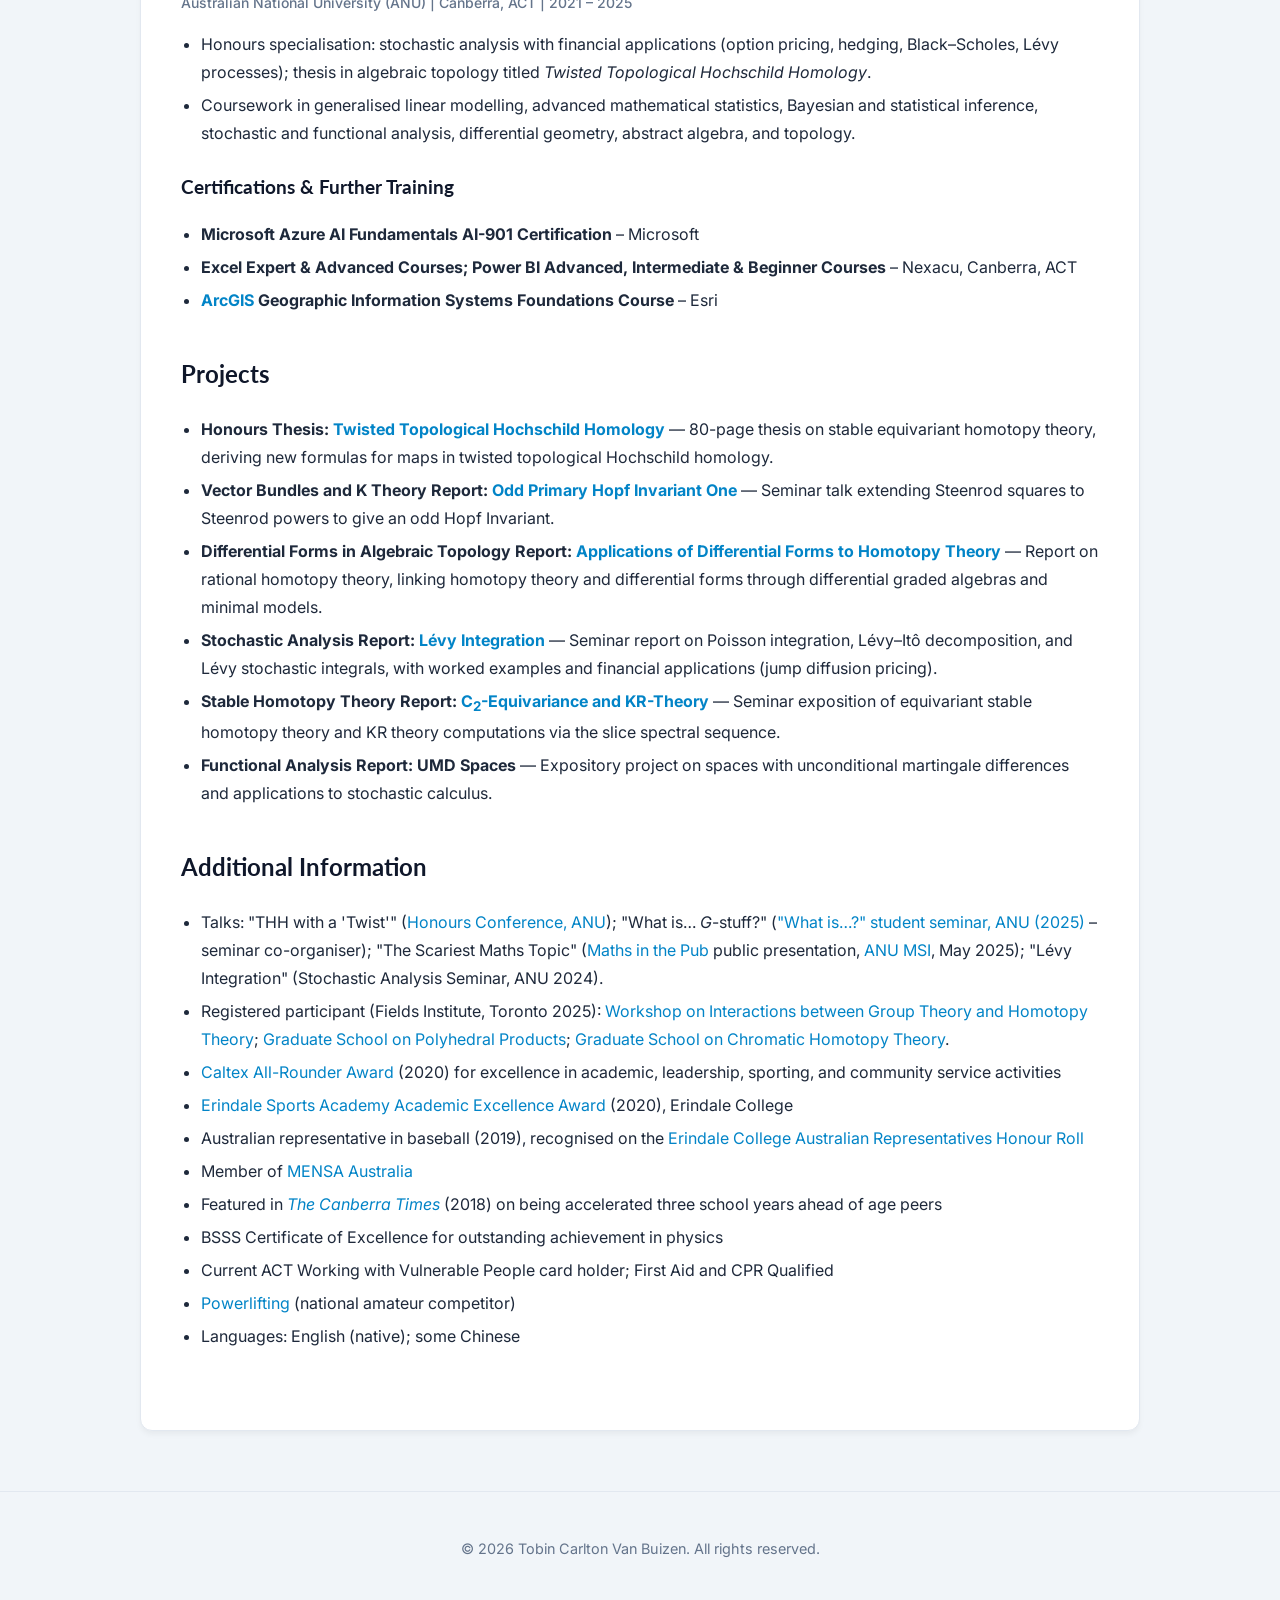
<file: industry.html>
<!DOCTYPE html>
<html lang="en">
<head>
  <meta charset="UTF-8">
  <meta name="viewport" content="width=device-width, initial-scale=1.0">
  <title>Industry Profile | Tobin Carlton Van Buizen</title>
  <meta name="description" content="Industry profile and resume of Tobin Carlton Van Buizen — data analyst, mathematician, and statistician.">
  <link rel="icon" type="image/png" href="/favicon-96x96.png" sizes="96x96" />
  <link rel="icon" type="image/svg+xml" href="/favicon.svg?v=3" />
  <link rel="shortcut icon" href="/favicon.ico?v=3" />
  <link rel="apple-touch-icon" sizes="180x180" href="/apple-touch-icon.png?v=3" />
  <link rel="manifest" href="/site.webmanifest" />
  <link rel="preconnect" href="https://fonts.googleapis.com">
  <link rel="preconnect" href="https://fonts.gstatic.com" crossorigin>
  <link href="https://fonts.googleapis.com/css2?family=Inter:wght@300;400;500;600&family=Lato:wght@400;700&display=swap" rel="stylesheet">
  <link rel="stylesheet" href="style.css">
</head>
<body>
<nav>
  <div class="nav-container">
    <a href="/" class="logo">Tobin Carlton Van Buizen</a>
    <ul class="nav-links">
      <li><a href="/">Home</a></li>
      <li><a href="academic">Academic</a></li>
      <li><a href="industry" class="active">Industry</a></li>
      <li><a href="talks">Talks</a></li>
      <li><a href="fun">Fun</a></li>
    </ul>
  </div>
</nav>
<header class="container page-header header-flex">
  <h1 style="margin: 0;">Industry Curriculum Vitae</h1>
  <a href="industry-cv.pdf" class="btn btn-secondary" target="_blank" style="box-shadow: 0 4px 6px rgba(0,0,0,0.1);">Download Full Industry CV (PDF)</a>
</header>
<main class="container">
  <div class="content-box">
<!-- PROFESSIONAL SUMMARY -->
<div class="cv-section">
  <h2>Professional Summary</h2>
  <p>
    I'm a First Class Honours graduate in Mathematical Sciences and Statistics from the Australian National University, specialising in algebraic topology. I started uni at 15, and finished the double degree at 20.
  </p>
  <p>
    These days I deliver analytics and Power BI decision support solutions: leading project delivery end to end, presenting findings to SES Band 1 and 2 executives, and translating complex quantitative outputs into practical business decisions. Before that I spent three years governing enterprise-scale data and reporting in the Australian Public Service, and I've been teaching and tutoring mathematics for seven years.
  </p>
  <p>
    I combine rigorous quantitative training with auditable reporting pipelines, workflow automation, and stakeholder engagement across all levels. I work best in fast-paced environments where rigorous thinking meets real-world outcomes.
  </p>
</div>
<!-- KEY COMPETENCIES -->
<div class="cv-section">
  <h2>Key Competencies &amp; Skills</h2>
  <ul class="cv-list">
    <li><strong>Project Delivery &amp; Stakeholder Engagement:</strong> End-to-end delivery from requirements gathering through analytical design and build to deployment; executive briefing and presentation (SES Band 1 and 2); iterative, user-led delivery; engagement across operational, technical, and senior leadership levels.</li>
    <li><strong>Financial &amp; Stochastic Modelling:</strong> Honours-level training in stochastic analysis with financial applications: option pricing, hedging and the Black&ndash;Scholes framework, L&eacute;vy and Poisson stochastic integration, Malliavin's stochastic calculus of variations, investment optimisation under uncertainty.</li>
    <li><strong>Quantitative &amp; Statistical Methods:</strong> Generalised linear modelling, Bayesian and statistical inference, exploratory and diagnostic analysis, classification and risk logic, scenario and sensitivity analysis, time series and stochastic process modelling.</li>
    <li><strong>Data Governance &amp; Quality:</strong> Enterprise-scale CMDB governance in <a href="https://www.servicenow.com/au/products/itsm.html">ServiceNow</a> (~270k assets, ~1.3m configuration items); consolidation of disparate legacy sources into a trusted single source of truth; profiling, validation, and reconciliation; data quality metrics and audit-ready controls; user adoption and legacy-to-target-state transition.</li>
    <li><strong>Data Engineering, Reporting &amp; Automation:</strong> Power BI, Power Query, SQL, advanced Excel; Python, R, MATLAB, HTML, CSS; PowerShell and Excel VBA automation pipelines; automated scheduling and dashboards.</li>
    <li><strong>Communication, Teaching &amp; Training:</strong> University teaching from first year to Honours level; marking, model solutions, and structured written feedback; private tuition; technical documentation; workplace supervision; public presentation of technical material.</li>
    <li><strong>Productivity &amp; Tooling:</strong> Agile sprints, Jira, Confluence, ServiceNow, ArcGIS, Microsoft Excel, LaTeX.</li>
  </ul>
</div>
<!-- PROFESSIONAL EXPERIENCE -->
<div class="cv-section">
  <h2>Professional Experience</h2>
  <div class="cv-item">
    <h3>Data Analyst</h3>
    <p class="cv-meta"><a href="https://evolvecapabilities.com" target="_blank">Evolve Capabilities</a> | Canberra, ACT | Jan 2026 &ndash; Current</p>
    <ul class="cv-list">
      <li>Sole analyst on a new project, owning end to end delivery of a financial Power BI decision support dashboard covering acquisition, sustainment, and workforce expenditure, from requirements gathering and stakeholder engagement through design and build to deployment.</li>
      <li>Mapping the financial data landscape from the ground up: documenting how data is ingested, where it resides, and how sources relate, building the data lineage and shared understanding needed for trusted, auditable reporting.</li>
      <li>Designing the ETL pipeline and data model that integrate acquisition, sustainment, and workforce spend into a single reporting layer for spending analysis and decision support.</li>
      <li>Led end-to-end delivery of an operational geospatial analytics and Power BI decision support capability, building automated ingestion, transformation, validation, and quality assurance pipelines in PowerShell, Power Query, and Excel VBA, surfaced through web-embedded, map-based Power BI dashboards.</li>
      <li>Presented findings directly to SES Band 1 and 2 executives, translating complex analytical outputs into decision-ready insights on the practical business value delivered.</li>
      <li>Supported governance and transformation initiatives with executive reporting that converted delivery status, maturity, and currency into measurable datasets for tracking progress and directing effort.</li>
    </ul>
  </div>
  <div class="cv-item">
    <h3>Configuration Management &amp; Reporting Service Delivery Manager</h3>
    <p class="cv-meta">Australian Public Service (APS) | Canberra, ACT | Feb 2023 &ndash; Jan 2026</p>
    <ul class="cv-list">
      <li>Governed a ServiceNow configuration management database of ~270k assets and ~1.3m configuration items, a sub-register to the financial asset database, maintained to audit-ready standard at enterprise scale.</li>
      <li>Consolidated disparate legacy sources (private Excel workbooks, legacy registers, web-deployed databases) into a trusted enterprise single source of truth through profiling, validation, and reconciliation.</li>
      <li>Built automated, scheduled dynamic reporting using ServiceNow, SQL, Python, and Power Query, replacing manual processes with auditable, reproducible analytical outputs.</li>
      <li>Implemented data quality metrics surfacing trends, gaps, anomalies, and interdependencies, enabling risk-based analysis such as downstream business system exposure to end-of-life infrastructure.</li>
      <li>Translated complex operational data into self-service interactive maps and dashboards, enabling non-technical stakeholders to access decision-ready insights without analyst intervention.</li>
    </ul>
  </div>
  <div class="cv-item">
    <h3>Workshop Demonstrator</h3>
    <p class="cv-meta">Australian National University (ANU) | Canberra, ACT | July 2023 &ndash; Current</p>
    <ul class="cv-list">
      <li>Assisting students of all levels in the <a href="https://maths.anu.edu.au/current-students/student-support#maths-drop-in-sessions" target="_blank">MSI Drop-In Help Centre</a>.</li>
      <li>Tutoring for undergraduate and postgraduate students across various classes for the following courses:
        <ul class="cv-list">
          <li><a href="https://programsandcourses.anu.edu.au/2024/course/math1005" target="_blank">Discrete Mathematical Models (MATH1005/MATH6005)</a></li>
          <li><a href="https://programsandcourses.anu.edu.au/2026/course/math1014" target="_blank">Mathematics and Applications 2 (MATH1014)</a></li>
          <li><a href="https://programsandcourses.anu.edu.au/2026/course/math1115" target="_blank">Advanced Mathematics and Applications 1 (MATH1115)</a></li>
          <li><a href="https://programsandcourses.anu.edu.au/2025/course/math2222" target="_blank">Introduction to Mathematical Thinking: Problem-Solving and Proofs (MATH2222/MATH6222)</a></li>
          <li><a href="https://programsandcourses.anu.edu.au/2025/course/math4204" target="_blank">Algebraic Topology Honours (MATH4204)</a></li>
        </ul>
      </li>
      <li>Tutoring First Nations students through the Tjabal Indigenous Higher Education Centre, providing individual mathematics support that starts from each student's strengths and ways of understanding.</li>
      <li>Teaching students to recall, invent, interpret examples of motivation for mathematical constructs used in discrete mathematics as models of processes in the world.</li>
      <li>Evaluating and marking assignments, providing constructive feedback to help students improve their work and grasp mathematical concepts more effectively.</li>
      <li>Demonstrating strong communication skills in explaining abstract mathematical ideas in a clear and relatable manner.</li>
      <li>Tailoring explanations to diverse learning styles, enhancing engagement for both domestic and international cohorts.</li>
    </ul>
  </div>
  <div class="cv-item">
    <h3>Previous Employment (2019&ndash;2025)</h3>
    <ul class="cv-list">
      <li>Self-employed &ndash; Mathematics Tutor</li>
      <li>Various Gyms &ndash; Group Fitness Instructor</li>
      <li>Bing Lee &ndash; Sales Assistant</li>
      <li>Next Gen Health &amp; Lifestyle Clubs &ndash; Receptionist Member Concierge</li>
      <li>Bathroom Warehouse &ndash; Store Supervisor &amp; Trainer</li>
    </ul>
  </div>
</div>
<!-- EDUCATION -->
<div class="cv-section">
  <h2>Education &amp; Certifications</h2>
  <div class="cv-item">
    <h3>Bachelor of Mathematical Sciences (First Class Honours) + Bachelor of Statistics</h3>
    <p class="cv-meta">Australian National University (ANU) | Canberra, ACT | 2021 &ndash; 2025</p>
    <ul class="cv-list">
      <li>Honours specialisation: stochastic analysis with financial applications (option pricing, hedging, Black&ndash;Scholes, L&eacute;vy processes); thesis in algebraic topology titled <em>Twisted Topological Hochschild Homology</em>.</li>
      <li>Coursework in generalised linear modelling, advanced mathematical statistics, Bayesian and statistical inference, stochastic and functional analysis, differential geometry, abstract algebra, and topology.</li>
    </ul>
  </div>
  <div class="cv-item">
    <h3>Certifications &amp; Further Training</h3>
    <ul class="cv-list">
      <li><strong>Microsoft Azure AI Fundamentals AI-901 Certification</strong> &ndash; Microsoft</li>
      <li><strong>Excel Expert &amp; Advanced Courses; Power BI Advanced, Intermediate &amp; Beginner Courses</strong> &ndash; Nexacu, Canberra, ACT</li>
      <li><strong><a href="https://www.esri.com/en-us/arcgis/geospatial-platform/overview">ArcGIS</a> Geographic Information Systems Foundations Course</strong> &ndash; Esri</li>
    </ul>
  </div>
</div>
<!-- PROJECTS -->
<div class="cv-section">
  <h2>Projects</h2>
  <ul class="cv-list">
    <li><strong>Honours Thesis: <a href="thesis.pdf" target="_blank">Twisted Topological Hochschild Homology</a></strong> — 80-page thesis on stable equivariant homotopy theory, deriving new formulas for maps in twisted topological Hochschild homology.</li>
    <li><strong>Vector Bundles and K Theory Report: <a href="hopf-invariant.pdf" target="_blank">Odd Primary Hopf Invariant One</a></strong> — Seminar talk extending Steenrod squares to Steenrod powers to give an odd Hopf Invariant.</li>
    <li><strong>Differential Forms in Algebraic Topology Report: <a href="differential-forms.pdf" target="_blank">Applications of Differential Forms to Homotopy Theory</a></strong> — Report on rational homotopy theory, linking homotopy theory and differential forms through differential graded algebras and minimal models.</li>
    <li><strong>Stochastic Analysis Report: <a href="levy-integration.pdf" target="_blank">L&eacute;vy Integration</a></strong> — Seminar report on Poisson integration, L&eacute;vy&ndash;It&ocirc; decomposition, and L&eacute;vy stochastic integrals, with worked examples and financial applications (jump diffusion pricing).</li>
    <li><strong>Stable Homotopy Theory Report: <a href="kervaire-invariant.pdf" target="_blank">C<sub>2</sub>-Equivariance and KR-Theory</a></strong> — Seminar exposition of equivariant stable homotopy theory and KR theory computations via the slice spectral sequence.</li>
    <li><strong>Functional Analysis Report: UMD Spaces</strong> — Expository project on spaces with unconditional martingale differences and applications to stochastic calculus.</li>
  </ul>
</div>
<!-- ADDITIONAL -->
<div class="cv-section">
  <h2>Additional Information</h2>
  <ul class="cv-list">
    <li>Talks: "THH with a 'Twist'" (<a href="https://maths.anu.edu.au/news-events/events/s2-2025-honours-conference" target="_blank">Honours Conference, ANU</a>); "What is&hellip; <em>G</em>-stuff?" (<a href="https://sites.google.com/view/whatis2025" target="_blank">"What is&hellip;?" student seminar, ANU (2025)</a> &ndash; seminar co-organiser); "The Scariest Maths Topic" (<a href="https://philuponscience.com.au/event/maths-in-pub/" target="_blank">Maths in the Pub</a> public presentation, <a href="https://maths.anu.edu.au/news-events/events/maths-pub-2025-phil-dooley" target="_blank">ANU MSI</a>, May 2025); "L&eacute;vy Integration" (Stochastic Analysis Seminar, ANU 2024).</li>
    <li>Registered participant (Fields Institute, Toronto 2025): <a href="http://www.fields.utoronto.ca/activities/25-26/algebraic-topology-interactions" target="_blank">Workshop on Interactions between Group Theory and Homotopy Theory</a>; <a href="https://www.fieldsinstitute.ca/activities/25-26/algebraic-topology-polyhedral" target="_blank">Graduate School on Polyhedral Products</a>; <a href="http://www.fields.utoronto.ca/activities/25-26/algebraic-topology-chromatic" target="_blank">Graduate School on Chromatic Homotopy Theory</a>.</li>
    <li><a href="https://www.ampol.com.au/about-ampol/who-we-are/ampol-best-all-rounder" target="_blank">Caltex All-Rounder Award</a> (2020) for excellence in academic, leadership, sporting, and community service activities</li>
    <li><a href="https://www.erindalec.act.edu.au/our_college/outstanding_achievers/outstanding_sporting_achievers/erindale_sports_academy_academic_excellence" target="_blank">Erindale Sports Academy Academic Excellence Award</a> (2020), Erindale College</li>
    <li>Australian representative in baseball (2019), recognised on the <a href="https://www.erindalec.act.edu.au/our_college/outstanding_achievers/outstanding_sporting_achievers/australian_representatives_honour_roll" target="_blank">Erindale College Australian Representatives Honour Roll</a></li>
    <li>Member of <a href="https://www.mensa.org.au/about-us/our-association" target="_blank">MENSA Australia</a></li>
    <li>Featured in <a href="https://www.canberratimes.com.au/story/6012079/tobys-three-years-ahead-of-his-peers-but-he-says-hes-being-held-back/" target="_blank"><em>The Canberra Times</em></a> (2018) on being accelerated three school years ahead of age peers</li>
    <li>BSSS Certificate of Excellence for outstanding achievement in physics</li>
    <li>Current ACT Working with Vulnerable People card holder; First Aid and CPR Qualified</li>
    <li><a href="https://www.openpowerlifting.org/u/tobincarltonvanbuizen" target="_blank">Powerlifting</a> (national amateur competitor)</li>
    <li>Languages: English (native); some Chinese</li>
  </ul>
</div>
  </div>
</main>
<footer>
  <p>&copy; 2026 Tobin Carlton Van Buizen. All rights reserved.</p>
</footer>
</body>
</html>
</file>
<file: style.css>
/* === BASE STYLES & COLOR PALETTE === */
:root {
 --bg-color: #f1f5f9;
 --text-main: #1e293b;
 --heading-color: #0f172a;
 --accent-color: #0284c7;
 --accent-hover: #0369a1;
 --visited-color: #5b21b6;
 --nav-bg: rgba(255, 255, 255, 0.95);
 --card-bg: #ffffff;
}

body {
 font-family: 'Inter', sans-serif;
 line-height: 1.7;
 color: var(--text-main);
 background-color: var(--bg-color);
 margin: 0;
 padding: 0;
 -webkit-font-smoothing: antialiased;
}

h1, h2, h3, .logo {
 font-family: 'Lato', sans-serif;
 color: var(--heading-color);
}

a {
 color: var(--accent-color);
 text-decoration: none;
 transition: color 0.2s ease-in-out;
}

a:visited:not(.btn):not(.nav-links a):not(.logo) {
 color: var(--visited-color);
 text-decoration: none;
}

a:hover {
 color: var(--accent-hover);
 text-decoration: none;
}

a:visited:not(.btn):not(.nav-links a):not(.logo):hover {
 color: #4c1d95;
 text-decoration: none;
}

/* === NAVIGATION === */
nav {
 background-color: var(--nav-bg);
 backdrop-filter: blur(10px);
 border-bottom: 1px solid #e2e8f0;
 position: sticky;
 top: 0;
 z-index: 100;
}

.nav-container {
 max-width: 1000px;
 margin: 0 auto;
 padding: 22px 20px;
 display: flex;
 justify-content: space-between;
 align-items: center;
}

/* Logo - black, only changes on hover */
.logo {
 font-size: 1.25rem;
 font-weight: 700;
 letter-spacing: -0.5px;
 color: var(--heading-color);
 text-decoration: none;
}

.logo:hover {
 color: var(--accent-color);
 text-decoration: none;
}

.nav-links {
 list-style: none;
 margin: 0;
 padding: 0;
 display: flex;
 gap: 25px;
}

/* Nav links - black by default, blue only on hover/active */
.nav-links li a {
 color: var(--heading-color);
 font-weight: 500;
 text-decoration: none;
}

.nav-links li a:hover,
.nav-links li a.active {
 color: var(--accent-color);
 text-decoration: none;
}

/* === LAYOUT UTILITIES === */
.container {
 max-width: 1000px;
 margin: 0 auto 60px auto;
 padding: 0 20px;
}

.page-header {
 text-align: center;
 margin: 60px auto 40px auto;
}

.page-header h1 {
 font-size: 2.5rem;
 letter-spacing: -1px;
}

.columns {
 display: flex;
 gap: 40px;
 align-items: flex-start;
}

.col-main { flex: 2; }
.col-side  { flex: 1; }

/* === CARDS & BOXES === */
.content-box {
 background: var(--card-bg);
 border-radius: 12px;
 box-shadow: 0 4px 6px -1px rgba(0, 0, 0, 0.05);
 border: 1px solid #e2e8f0;
 padding: 40px;
 margin-bottom: 30px;
}

.contact-box {
 background: #e0f2fe;
 border: 1px solid #bae6fd;
 border-left: 5px solid var(--accent-color);
 padding: 25px;
 border-radius: 8px;
 margin-top: 40px;
}

.contact-box h3 {
 margin-top: 0;
 color: var(--accent-color);
}

/* === HOME CARDS === */
.home-cards {
 display: flex;
 gap: 30px;
 flex-wrap: wrap;
 margin-bottom: 30px;
}

.home-card {
 flex: 1 1 42%;
 min-width: min(100%, 320px);
 padding: 35px 30px;
 border-radius: 12px;
 box-shadow: 0 4px 14px rgba(0, 0, 0, 0.08);
 background: var(--card-bg);
 border: 1px solid #e2e8f0;
 display: flex;
 flex-direction: column;
 box-sizing: border-box;
}

.card-top {
 display: flex;
 gap: 20px;
 margin-bottom: 25px;
 align-items: flex-start;
}

.image-link {
 flex-shrink: 0;
 display: block;
 text-decoration: none;
 transition: opacity 0.2s ease;
}

.image-link:hover { opacity: 0.85; }

.card-image {
 width: 110px;
 height: 110px;
 object-fit: cover;
 border-radius: 8px;
 box-shadow: 0 2px 6px rgba(0, 0, 0, 0.1);
 display: block;
}

.card-text { text-align: left; }
.card-text h2 { margin-top: 0; margin-bottom: 8px; }
.card-text p  { color: #64748b; margin: 0; font-size: 0.95rem; }

.card-buttons {
 display: flex;
 flex-direction: column;
 gap: 12px;
 margin-top: auto;
 align-items: center;
}

.card-buttons .btn {
 width: 85%;
 max-width: 260px;
 text-align: center;
}

/* === BUTTONS === */
.btn {
 display: inline-block;
 padding: 10px 24px;
 border-radius: 6px;
 font-weight: 600;
 text-decoration: none !important;
 transition: all 0.2s ease;
 cursor: pointer;
}

.btn-primary {
 background-color: var(--accent-color);
 color: white !important;
 border: 1px solid var(--accent-color);
 box-shadow: 0 4px 6px rgba(2, 132, 199, 0.2);
}

.btn-primary:hover {
 background-color: var(--accent-hover);
 transform: translateY(-2px);
 box-shadow: 0 6px 10px rgba(2, 132, 199, 0.3);
 color: white !important;
}

.btn-secondary {
 background-color: #e0f2fe;
 color: var(--accent-color) !important;
 border: 1px solid #bae6fd;
}

.btn-secondary:hover {
 border-color: var(--accent-color);
 background-color: #bae6fd;
 transform: translateY(-2px);
}

/* === CV PAGE === */
.cv-section   { margin-bottom: 40px; }
.cv-item      { margin-bottom: 25px; }
.cv-item h3   { margin-bottom: 5px; }

.cv-meta {
 color: #64748b;
 font-size: 0.875rem;
 margin-top: 0;
 margin-bottom: 10px;
 font-weight: 500;
}

.cv-list {
 padding-left: 20px;
 line-height: 1.75;
}

.cv-list li { margin-bottom: 5px; }

.header-flex {
 display: flex;
 justify-content: space-between;
 align-items: center;
 flex-wrap: wrap;
 gap: 20px;
}

/* === DROPDOWN ABSTRACTS (ACCORDIONS) === */
details {
 background: var(--bg-color);
 border: 1px solid #e2e8f0;
 border-radius: 6px;
 padding: 12px 20px;
 margin-top: 15px;
 transition: background 0.2s ease;
}

details[open] {
 background: white;
 box-shadow: inset 0 2px 4px rgba(0,0,0,0.02);
}

summary {
 font-weight: 600;
 color: var(--accent-color);
 cursor: pointer;
 list-style: none;
 display: flex;
 align-items: center;
}

summary::before {
 content: '+';
 display: inline-block;
 width: 20px;
 font-weight: bold;
 font-size: 1.2rem;
 transition: transform 0.2s ease;
}

details[open] summary::before { content: '-'; }

/* === PROJECT CARDS === */
.project-title {
 font-size: 1.3rem;
 margin: 0 0 5px 0;
}

.project-title a {
 color: var(--heading-color);
 text-decoration: none;
}

.project-title a:hover {
 color: var(--accent-color);
 text-decoration: none;
}

.project-meta {
 font-size: 0.95rem;
 color: #64748b;
 margin-bottom: 15px;
}

/* === FOOTER === */
footer {
 text-align: center;
 padding: 30px 20px;
 font-size: 0.9rem;
 color: #64748b;
 border-top: 1px solid #e2e8f0;
}

/* === RESPONSIVE === */
@media (max-width: 768px) {
 .columns { flex-direction: column; }

 .nav-container {
   flex-direction: column;
   gap: 15px;
   text-align: center;
 }

 .nav-links {
   flex-wrap: wrap;
   justify-content: center;
   gap: 12px;
 }

 .home-card {
   min-width: 100%;
   padding: 25px 20px;
 }

 .card-top {
   flex-direction: column;
   align-items: center;
 }

 .card-text { text-align: center; }

 .content-box { padding: 25px 20px; }

 .header-flex {
   flex-direction: column;
   text-align: center;
 }
}
</file>
